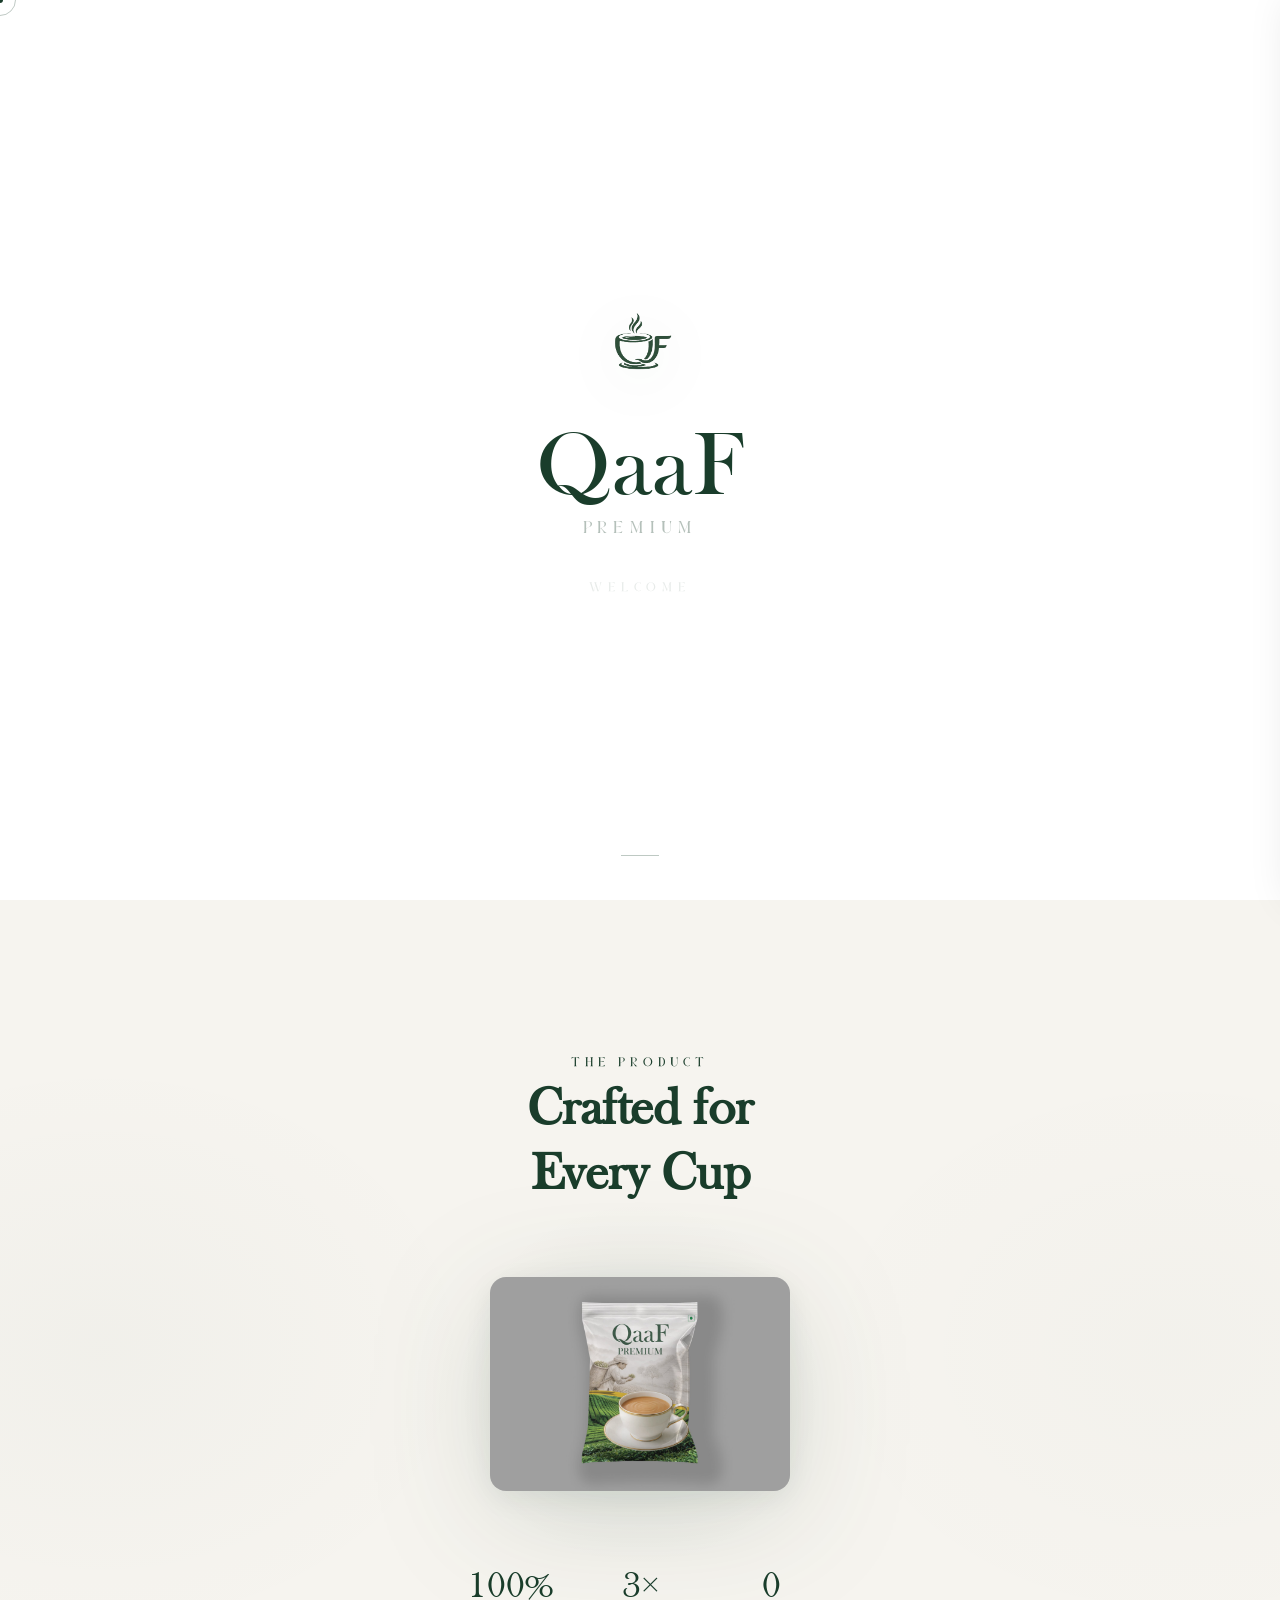
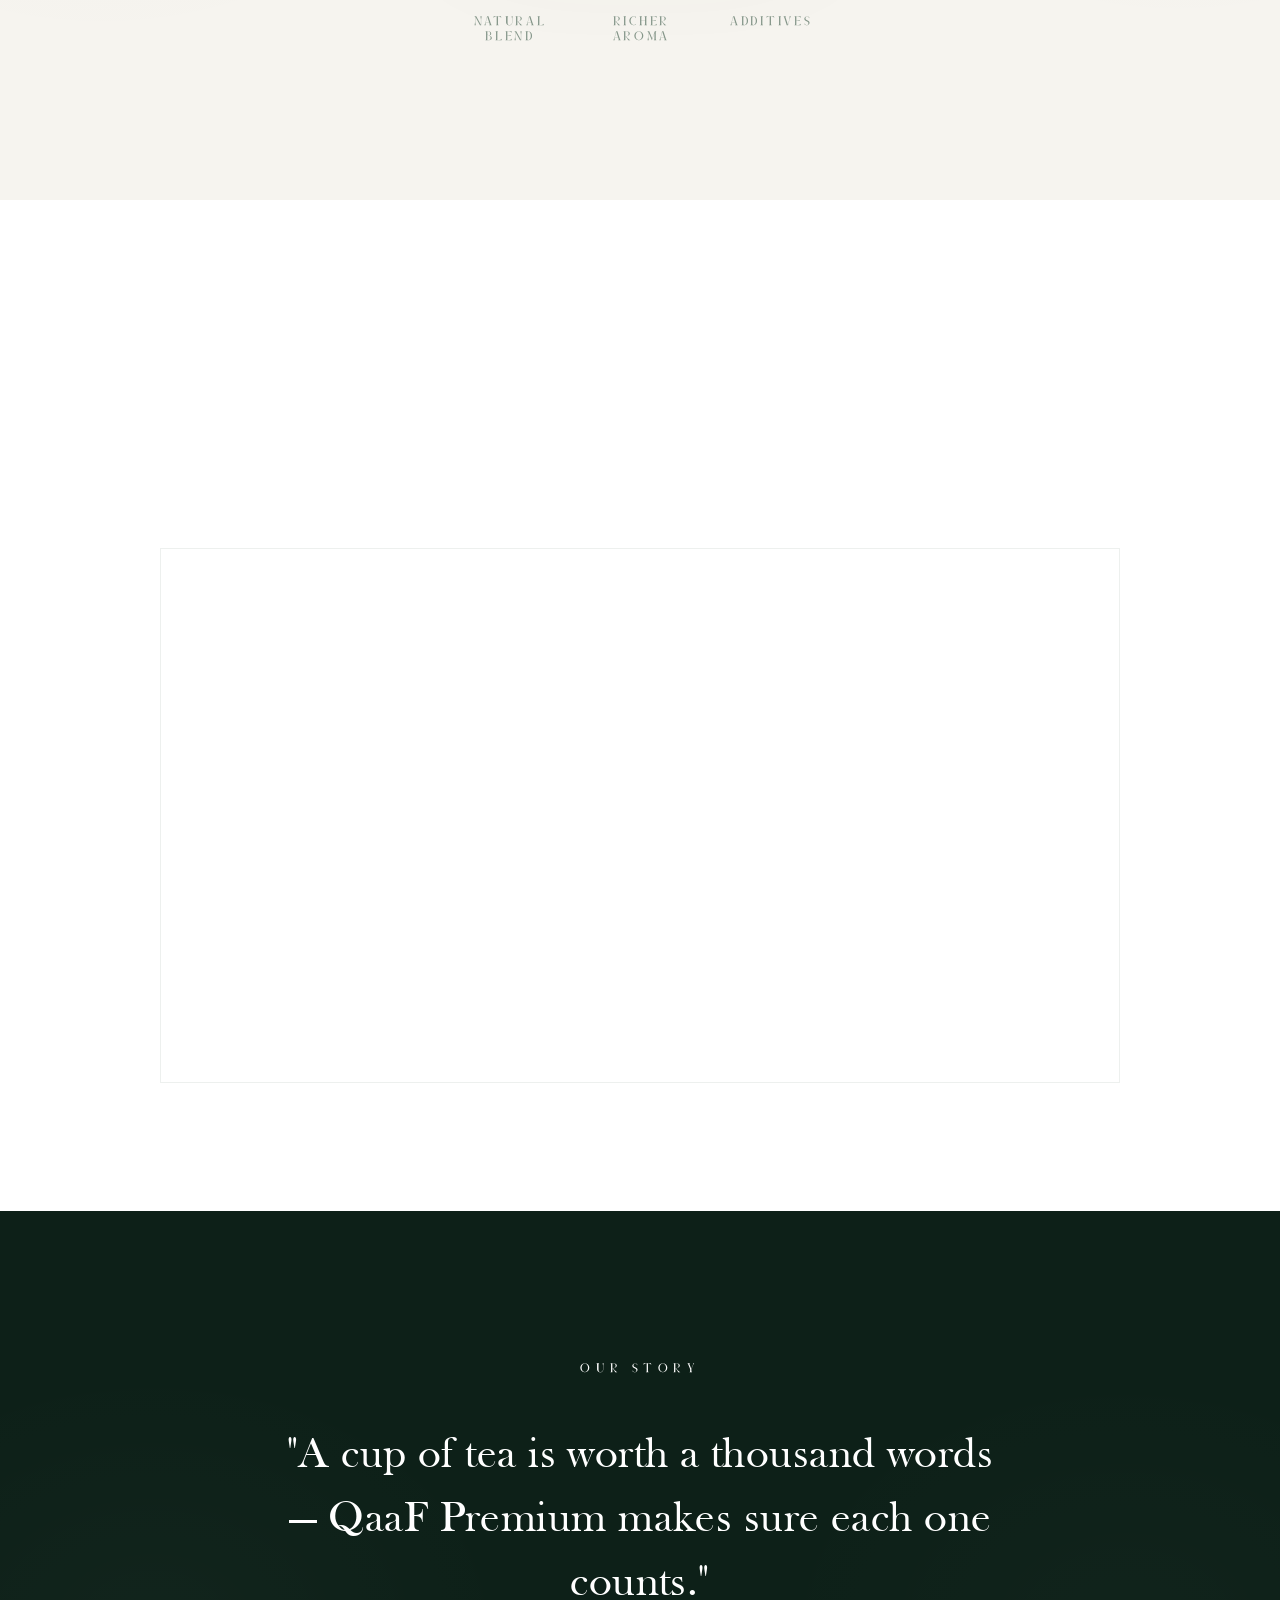
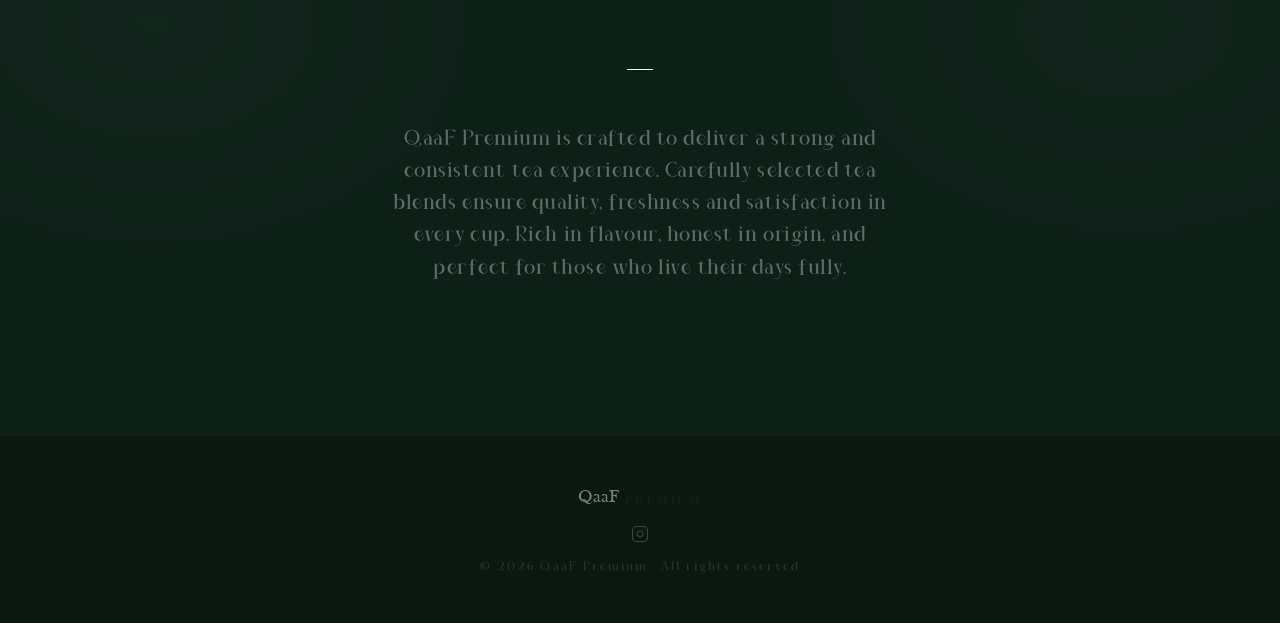
<file: index.html>
<!DOCTYPE html>
<html lang="en">
<head>
  <meta charset="UTF-8">
  <meta name="viewport" content="width=device-width, initial-scale=1.0, maximum-scale=1.0">
  <meta name="description" content="QaaF Premium offers high quality tea powder with strong flavor and fresh aroma. Discover premium products crafted for everyday excellence.">
  <meta name="theme-color" content="#ffffff">
  <title>QaaF Premium | High Quality Tea Powder & More</title>
  <link rel="icon" href="/favicon.png?v=3">
  <link rel="shortcut icon" href="/favicon.png?v=3">
  <link rel="apple-touch-icon" href="/favicon.png?v=3">
  <meta name="google-site-verification" content="rSDBYiKpQc1AKT9an_ZDKj8vrveZhp1eHQrcdml3CBg" />
  <!-- Fonts -->
  <style>
    @font-face {
      font-family: 'Bask';
      src: url('assets/Baskerville.ttf') format('truetype');
      font-display: block;
    }
    @font-face {
      font-family: 'Gian';
      src: url('assets/Gianiteh.otf') format('opentype');
      font-display: block;
    }
  </style>

  <!-- Stylesheet -->
  <link rel="stylesheet" href="styles.css">
</head>
<body>

  <!-- Cursor -->
  <div id="cDot"></div>
  <div id="cRing"></div>

  <!-- ══ INTRO OVERLAY ══ -->
  <div id="intro">
    <img class="il" id="il" src="assets/logo.png" alt="QaaF logo">
    <div class="ib" id="ib">
      <div class="ib-q">QaaF</div>
      <div class="ib-p">Premium</div>
    </div>
    <div class="iw" id="iw">Welcome</div>
    <div class="ibar"></div>
  </div>

  <!-- ══ MAIN PAGE ══ -->
  <div id="main">

    <!-- NAV -->
    <nav class="nav" id="nav">
      <a class="nbrand" href="#">
        <span class="nb-q">QaaF</span>
        <span class="nb-p">Premium</span>
      </a>
      <ul class="nlinks">
        <li><a href="#sp">Product</a></li>
        <li><a href="#sf">Features</a></li>
        <li><a href="#ss">Story</a></li>
      </ul>
      <button class="hm-btn" id="hmBtn" aria-label="Settings Menu">
        <svg viewBox="0 0 24 24" fill="none" stroke="currentColor" stroke-width="1.5" stroke-linecap="round"><line x1="4" y1="6" x2="20" y2="6"></line><line x1="4" y1="12" x2="20" y2="12"></line><line x1="4" y1="18" x2="20" y2="18"></line></svg>
      </button>
    </nav>

    <!-- ── SECTION 1 : HERO ── -->
    <section class="s-hero" id="sh">

      <div class="h-eye">Handpicked &middot; Pure &middot; Extraordinary</div>

      <!-- Letter-split heading -->
      <div class="h-word" id="hword" aria-label="QaaF">
        <span class="h-letter">Q</span>
        <span class="h-letter">a</span>
        <span class="h-letter">a</span>
        <span class="h-letter">F</span>
      </div>

      <div class="h-sub">Premium Tea Powder</div>
      <p class="h-desc">
        Where every leaf is chosen for its strength, aroma and soul —
        crafted for those who demand more from their cup.
      </p>

      <div class="h-scr">
        <div class="h-scrl"></div>
        <span class="h-scrt">Scroll</span>
      </div>

    </section>

    <!-- ── SECTION 2 : PRODUCT ── -->
    <section class="s-prod" id="sp">

      <div class="sec-eye rv">The Product</div>
      <h2 class="sec-ttl rv" style="transition-delay: .10s">
        Crafted for<br>Every Cup
      </h2>

      <div class="pstage">
        <div class="pglow"></div>
        <a
          href="product.html"
          class="pclick rv"
          id="pclick"
          style="transition-delay: .18s; text-decoration: none; outline: none;"
          aria-label="Order QaaF Premium Tea Powder"
        >
          <img
            class="pimg"
            src="assets/product.jpg"
            alt="QaaF Premium Tea Powder pack"
          >
          <span class="phint">Tap to order &rarr;</span>
        </a>
      </div>

      <div class="pstats">
        <div class="ps rv" style="transition-delay: .26s">
          <div class="ps-n">100%</div>
          <div class="ps-l">Natural<br>Blend</div>
        </div>
        <div class="ps rv" style="transition-delay: .36s">
          <div class="ps-n">3&times;</div>
          <div class="ps-l">Richer<br>Aroma</div>
        </div>
        <div class="ps rv" style="transition-delay: .46s">
          <div class="ps-n">0</div>
          <div class="ps-l">Additives</div>
        </div>
      </div>

    </section>

    <!-- ── SECTION 3 : FEATURES ── -->
    <section class="s-feat" id="sf">
      <div class="s-feat-inner">

        <div class="s-feat-hd">
          <div class="sec-eye rv">Why QaaF</div>
          <h2 class="sec-ttl rv" style="transition-delay: .10s">
            The Difference<br>You Can Taste
          </h2>
        </div>

        <div class="fgrid">
          <div class="fcell rv">
            <div class="fc-n">01</div>
            <div class="fc-t">Strong Flavour</div>
            <p class="fc-d">A bold, full-bodied brew that hits with the right intensity — never flat, never watered down. Pure character in every sip.</p>
          </div>
          <div class="fcell rv" style="transition-delay: .10s">
            <div class="fc-n">02</div>
            <div class="fc-t">Fresh Aroma</div>
            <p class="fc-d">The moment you open the pack, the fragrance speaks. Garden-fresh leaves preserved at their peak aroma.</p>
          </div>
          <div class="fcell rv" style="transition-delay: .18s">
            <div class="fc-n">03</div>
            <div class="fc-t">Consistent Taste</div>
            <p class="fc-d">Cup after cup, the same quality. No surprises — just reliable, premium taste that your mornings deserve.</p>
          </div>
          <div class="fcell rv" style="transition-delay: .26s">
            <div class="fc-n">04</div>
            <div class="fc-t">Daily Companion</div>
            <p class="fc-d">Designed for the everyday tea lover. Affordable premium that makes each day start right — for the whole family.</p>
          </div>
        </div>

      </div>
    </section>

    <!-- ── SECTION 4 : STORY ── -->
    <section class="s-story" id="ss">
      <div class="st-eye rv">Our Story</div>
      <blockquote class="st-q rv" style="transition-delay: .12s">
        "A cup of tea is worth a thousand words —
        QaaF Premium makes sure each one counts."
      </blockquote>
      <div class="st-rule rv" style="transition-delay: .24s"></div>
      <p class="st-body rv" style="transition-delay: .34s">
        QaaF Premium is crafted to deliver a strong and consistent tea experience.
        Carefully selected tea blends ensure quality, freshness and satisfaction in every cup.
        Rich in flavour, honest in origin, and perfect for those who live their days fully.
      </p>
    </section>

    <!-- FOOTER -->
    <footer class="footer">
      <div class="nbrand">
        <span class="nb-q">QaaF</span>
        <span class="nb-p">Premium</span>
      </div>
      <a class="f-ig" href="https://www.instagram.com/qaaf__premium?igsh=MTk1b2llcnppeDg1dQ==" target="_blank" rel="noopener noreferrer" aria-label="Visit our Instagram">
        <svg viewBox="0 0 24 24" fill="none" stroke="currentColor" stroke-width="1.5" stroke-linecap="round" stroke-linejoin="round">
          <rect x="2" y="2" width="20" height="20" rx="5" ry="5"></rect>
          <path d="M16 11.37A4 4 0 1 1 12.63 8 4 4 0 0 1 16 11.37z"></path>
          <line x1="17.5" y1="6.5" x2="17.51" y2="6.5"></line>
        </svg>
      </a>
      <div class="footer-note">&copy; 2026 QaaF Premium &middot; All rights reserved</div>
    </footer>

  </div><!-- /main -->

  <!-- ══ SIDE PANEL ══ -->
  <div class="side-panel-overlay" id="spOverlay"></div>
  <aside class="side-panel" id="sidePanel">
    <div class="sp-head">
      <span class="sp-title">Settings</span>
      <button class="sp-close" id="spClose" aria-label="Close Settings">&times;</button>
    </div>
    <div class="sp-body">
      <div class="sp-setting">
        <span>Day / Night Mode</span>
        <label class="theme-switch">
          <input type="checkbox" id="themeToggle">
          <span class="slider round"></span>
        </label>
      </div>
    </div>
  </aside>

  <script src="script.js"></script>
</body>
</html>
</file>
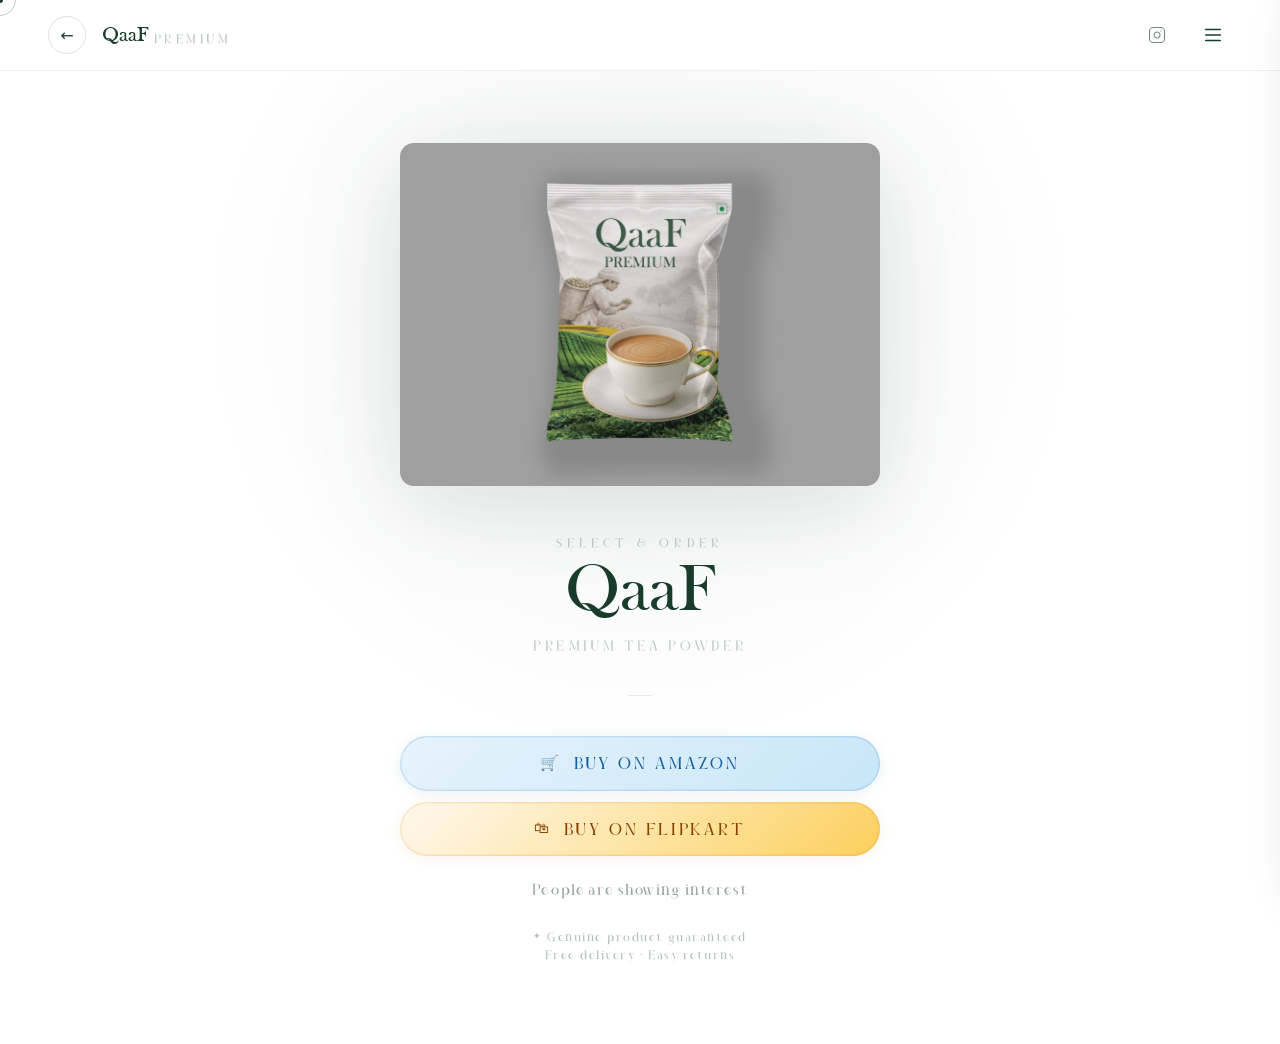
<file: product.html>
<!DOCTYPE html>
<html lang="en">
<head>
  <meta charset="UTF-8">
  <meta name="viewport" content="width=device-width, initial-scale=1.0, maximum-scale=1.0">
  <meta name="description" content="Buy QaaF Premium Tea Powder — Available on Amazon and Flipkart.">
  <meta name="theme-color" content="#ffffff">
  <title>Buy QaaF Premium</title>

  <!-- Fonts -->
  <style>
    @font-face {
      font-family: 'Bask';
      src: url('assets/Baskerville.ttf') format('truetype');
      font-display: block;
    }
    @font-face {
      font-family: 'Gian';
      src: url('assets/Gianiteh.otf') format('opentype');
      font-display: block;
    }
  </style>

  <!-- Stylesheet -->
  <link rel="stylesheet" href="styles.css">
  <link rel="icon" href="/favicon.png?v=3">
  <link rel="shortcut icon" href="/favicon.png?v=3">
  <link rel="apple-touch-icon" href="/favicon.png?v=3">
</head>
<body>

  <!-- Cursor -->
  <div id="cDot"></div>
  <div id="cRing"></div>

  <!-- ══ BUY PAGE ══ -->
  <div class="buy-page">

    <!-- NAV -->
    <div class="bnav">
      <a class="bback" href="index.html" aria-label="Back to home">&#8592;</a>
      <div class="nbrand">
        <span class="nb-q">QaaF</span>
        <span class="nb-p">Premium</span>
      </div>
      <div class="bnav-actions" style="margin-left: auto; display: flex; align-items: center; gap: 16px;">
        <a class="f-ig" href="https://www.instagram.com/qaaf__premium?igsh=MTk1b2llcnppeDg1dQ==" target="_blank" rel="noopener noreferrer" aria-label="Visit our Instagram" style="color: var(--g); opacity: 0.6;">
          <svg viewBox="0 0 24 24" fill="none" stroke="currentColor" stroke-width="1.5" stroke-linecap="round" stroke-linejoin="round">
            <rect x="2" y="2" width="20" height="20" rx="5" ry="5"></rect>
            <path d="M16 11.37A4 4 0 1 1 12.63 8 4 4 0 0 1 16 11.37z"></path>
            <line x1="17.5" y1="6.5" x2="17.51" y2="6.5"></line>
          </svg>
        </a>
        <button class="hm-btn" id="hmBtn" aria-label="Settings Menu">
          <svg viewBox="0 0 24 24" fill="none" stroke="currentColor" stroke-width="1.5" stroke-linecap="round"><line x1="4" y1="6" x2="20" y2="6"></line><line x1="4" y1="12" x2="20" y2="12"></line><line x1="4" y1="18" x2="20" y2="18"></line></svg>
        </button>
      </div>
    </div>

    <!-- BODY -->
    <div class="bbody">

      <!-- 1. Product image -->
      <div class="bpwrap">
        <div class="bglow"></div>
        <img
          class="bpimg"
          src="assets/product.jpg"
          alt="QaaF Premium Tea Powder"
        >
      </div>

      <!-- 2 + 3. Info, size, buttons -->
      <div class="binfo">

        <div class="b-eye">Select &amp; Order</div>
        <div class="b-ttl">QaaF</div>
        <div class="b-sub">Premium Tea Powder</div>
        <div class="b-rule"></div>



        <!-- Store buttons -->
        <div class="sbtns">
          <a
            class="sbtn amz"
            href="https://www.amazon.in"
            target="_blank"
            rel="noopener noreferrer"
          >
            <span class="bico">&#128722;</span>Buy on Amazon
          </a>
          <a
            class="sbtn fkrt"
            href="https://www.flipkart.com"
            target="_blank"
            rel="noopener noreferrer"
          >
            <span class="bico">&#128717;</span>Buy on Flipkart
          </a>
        </div>

        <div class="social-proof">People are showing interest</div>

        <div class="bnote">
          &#10022; Genuine product guaranteed<br>
          Free delivery &middot; Easy returns
        </div>

      </div><!-- /binfo -->

    </div><!-- /bbody -->

  </div><!-- /buy-page -->

  <!-- ══ SIDE PANEL ══ -->
  <div class="side-panel-overlay" id="spOverlay"></div>
  <aside class="side-panel" id="sidePanel">
    <div class="sp-head">
      <span class="sp-title">Settings</span>
      <button class="sp-close" id="spClose" aria-label="Close Settings">&times;</button>
    </div>
    <div class="sp-body">
      <div class="sp-setting">
        <span>Day / Night Mode</span>
        <label class="theme-switch">
          <input type="checkbox" id="themeToggle">
          <span class="slider round"></span>
        </label>
      </div>
    </div>
  </aside>

  <script src="script.js"></script>
</body>
</html>
</file>
<file: styles.css>
/* ═══════════════════════════════════════════════════
   QaaF Premium — styles.css
   Fonts loaded via @font-face in index.html
═══════════════════════════════════════════════════ */

/* ─── TOKENS ─── */
:root {
  --g:    #1a3d2b;
  --g2:   #264f38;
  --g3:   #0d2018;
  --g4:   #0a1810;
  --off:  #f6f4ef;
  --lne:  rgba(26, 61, 43, .08);
  --lne2: rgba(26, 61, 43, .15);
  --dim:  rgba(26, 61, 43, .52);
  --dim2: rgba(26, 61, 43, .32);
  --ez:      cubic-bezier(.4, 0, .2, 1);
  --ezo:     cubic-bezier(0,  0, .2, 1);
  --spring:  cubic-bezier(.34, 1.46, .64, 1);
  --t1: 150ms;
  --t2: 300ms;
  --t3: 620ms;
}

/* ─── RESET ─── */
*, *::before, *::after { margin: 0; padding: 0; box-sizing: border-box; }
html { -webkit-text-size-adjust: 100%; text-size-adjust: 100%; scroll-behavior: smooth; overflow-x: hidden; width: 100%; }
body {
  font-family: 'Gian', Georgia, serif;
  background: #fff;
  color: var(--g);
  overflow-x: hidden; width: 100%; position: relative;
  -webkit-font-smoothing: antialiased;
}
img { display: block; max-width: 100%; }
button, a { -webkit-tap-highlight-color: transparent; touch-action: manipulation; }

/* ═══════════════════════════════════════════════════
   CUSTOM CURSOR  (fine pointer / desktop only)
═══════════════════════════════════════════════════ */
@media (pointer: fine) {
  body { cursor: none; }

  #cDot, #cRing {
    position: fixed; top: 0; left: 0;
    border-radius: 50%;
    pointer-events: none;
    z-index: 9999;
    transform: translate(-50%, -50%);
    will-change: transform;
  }
  #cDot  { width: 6px;  height: 6px;  background: var(--g); }
  #cRing {
    width: 32px; height: 32px;
    border: 1.5px solid rgba(26, 61, 43, .28);
    transition: width .22s var(--ez), height .22s var(--ez), border-color .22s;
  }
  .cb #cRing { width: 48px; height: 48px; border-color: var(--g); }
}

/* ═══════════════════════════════════════════════════
   INTRO OVERLAY
═══════════════════════════════════════════════════ */
#intro {
  position: fixed; inset: 0; z-index: 200;
  background: #fff;
  display: flex; flex-direction: column;
  align-items: center; justify-content: center;
  pointer-events: all;
}
#intro.out {
  opacity: 0;
  transition: opacity .5s var(--ez);
  pointer-events: none;
}

.il {
  width: min(140px, 34vw);
  opacity: 0; transform: scale(.84) translateY(12px);
  transition: opacity 1s var(--ez), transform 1s var(--ez);
  filter: drop-shadow(0 8px 28px rgba(26, 61, 43, .10));
}
.il.on { opacity: 1; transform: scale(1) translateY(0); }

.ib {
  margin-top: 24px; text-align: center;
  opacity: 0; transform: translateY(20px);
  transition: opacity .9s .5s var(--ez), transform .9s .5s var(--ez);
}
.ib.on { opacity: 1; transform: translateY(0); }

.ib-q {
  font-family: 'Bask', Georgia, serif;
  font-size: clamp(56px, 13vw, 92px);
  color: var(--g); letter-spacing: .015em; line-height: 1;
}
.ib-p {
  font-family: 'Gian', Georgia, serif;
  font-size: clamp(9px, 2vw, 12px);
  letter-spacing: .52em; text-transform: uppercase;
  color: var(--g); opacity: .32; margin-top: 4px;
}

.iw {
  margin-top: 48px;
  font-family: 'Gian', Georgia, serif;
  font-size: 9px; letter-spacing: .65em; text-transform: uppercase;
  color: var(--g); opacity: 0;
  transition: opacity .8s var(--ez);
}
.iw.on { opacity: .10; }

.ibar {
  position: absolute; bottom: 44px; left: 50%; transform: translateX(-50%);
  width: 38px; height: 1px; background: var(--lne); overflow: hidden;
}
.ibar::after {
  content: ''; display: block; width: 0; height: 100%;
  background: var(--g); opacity: .22;
  animation: iBar 4.5s .3s linear forwards;
}
@keyframes iBar { to { width: 100%; } }

/* ═══════════════════════════════════════════════════
   NAV
═══════════════════════════════════════════════════ */
.nav {
  position: fixed; top: 0; left: 0; right: 0; z-index: 100;
  padding: 20px 48px;
  display: flex; align-items: center; justify-content: space-between;
  transition: padding var(--t2) var(--ez), background var(--t2), box-shadow var(--t2);
}
.nav.stk {
  background: rgba(255, 255, 255, .94);
  backdrop-filter: blur(20px); -webkit-backdrop-filter: blur(20px);
  box-shadow: 0 1px 0 var(--lne);
  padding: 12px 48px;
}

.nbrand { display: flex; align-items: baseline; gap: 6px; text-decoration: none; }
.nb-q   { font-family: 'Bask', Georgia, serif; font-size: 21px; color: var(--g); }
.nb-p   {
  font-family: 'Gian', Georgia, serif;
  font-size: 9px; letter-spacing: .38em; text-transform: uppercase;
  color: var(--g); opacity: .30;
}

.nlinks { list-style: none; display: flex; gap: 28px; }
.nlinks a {
  font-family: 'Gian', Georgia, serif;
  font-size: 10px; letter-spacing: .22em; text-transform: uppercase;
  color: var(--g); text-decoration: none; opacity: .40;
  transition: opacity var(--t1);
}
.nlinks a:hover { opacity: 1; }

/* ═══════════════════════════════════════════════════
   SECTION SHARED
═══════════════════════════════════════════════════ */
.sec-eye {
  font-family: 'Gian', Georgia, serif;
  font-size: 9px; letter-spacing: .56em; text-transform: uppercase;
  color: var(--g); opacity: .26;
  margin-bottom: 12px; text-align: center;
}
.sec-ttl {
  font-family: 'Bask', Georgia, serif;
  font-size: clamp(28px, 5.5vw, 52px);
  color: var(--g); text-align: center;
  line-height: 1.25; margin-bottom: clamp(36px, 7vw, 68px);
  padding: 0 10px; word-break: break-word;
}

/* ═══════════════════════════════════════════════════
   HERO
═══════════════════════════════════════════════════ */
.s-hero {
  min-height: 100svh;
  display: flex; flex-direction: column;
  align-items: center; justify-content: center;
  padding: 80px 24px 72px;
  position: relative; overflow: hidden;
}
.s-hero::before, .s-hero::after {
  content: ''; position: absolute; border-radius: 50%; pointer-events: none;
  background: radial-gradient(circle, rgba(26, 61, 43, .028) 0%, transparent 70%);
}
.s-hero::before { width: 600px; height: 600px; top: -150px; right: -160px; }
.s-hero::after  { width: 440px; height: 440px; bottom: -100px; left: -120px; }

.h-eye {
  font-family: 'Gian', Georgia, serif;
  font-size: clamp(8px, 2vw, 9px); letter-spacing: .58em; text-transform: uppercase;
  color: var(--g); opacity: .26;
  margin-bottom: clamp(16px, 3vw, 28px); text-align: center;
  animation: upIn .75s .1s both;
}

/* Letter-split heading */
.h-word {
  display: flex; align-items: center; justify-content: center;
  animation: upIn .95s .28s both;
  user-select: none; cursor: default;
}
.h-letter {
  font-family: 'Bask', Georgia, serif;
  font-size: clamp(96px, 19vw, 200px);
  color: var(--g); line-height: .98; letter-spacing: -.01em;
  display: inline-block;
  will-change: transform;
  transition: transform .5s cubic-bezier(.23, 1, .32, 1);
  margin: 0 -.01em;
}
.h-letter.lift {
  transform: translateY(-10px) scale(1.04);
}
@media (pointer: fine) {
  .h-letter:hover {
    transform: translateY(-8px) scale(1.03);
    transition: transform .35s var(--spring);
  }
}

.h-sub {
  font-family: 'Gian', Georgia, serif;
  font-size: clamp(9px, 1.8vw, 13px);
  letter-spacing: .50em; text-transform: uppercase;
  color: var(--g); opacity: .30;
  margin-top: clamp(14px, 2.5vw, 22px); text-align: center;
  animation: upIn .8s .44s both;
}
.h-desc {
  font-family: 'Gian', Georgia, serif;
  font-size: clamp(13px, 1.7vw, 15px);
  line-height: 2.05; color: var(--dim); text-align: center;
  max-width: 380px;
  margin: clamp(20px, 3.5vw, 32px) auto 0;
  animation: upIn .8s .58s both;
}

.h-scr {
  position: absolute; bottom: 28px; left: 50%; transform: translateX(-50%);
  display: flex; flex-direction: column; align-items: center; gap: 7px;
  animation: fadeIn 1s 1.7s both;
}
.h-scrl {
  width: 1px; height: 38px;
  background: linear-gradient(to bottom, rgba(26, 61, 43, .20), transparent);
  animation: scrP 2.2s ease-in-out infinite;
}
@keyframes scrP {
  0%, 100% { transform: scaleY(1); opacity: .5; }
  50%       { transform: scaleY(.55); opacity: .9; }
}
.h-scrt {
  font-family: 'Gian', Georgia, serif; font-size: 8px;
  letter-spacing: .40em; text-transform: uppercase;
  color: var(--g); opacity: .20;
}

/* ═══════════════════════════════════════════════════
   PRODUCT SECTION
═══════════════════════════════════════════════════ */
.s-prod {
  min-height: 100svh;
  display: flex; flex-direction: column;
  align-items: center; justify-content: center;
  background: var(--off);
  padding: clamp(72px, 10vw, 112px) 24px clamp(80px, 10vw, 112px);
  position: relative; overflow: hidden;
}
.s-prod::before {
  content: ''; position: absolute; inset: 0; pointer-events: none;
  background:
    radial-gradient(ellipse 50% 55% at 8%  50%, rgba(26, 61, 43, .022) 0%, transparent 60%),
    radial-gradient(ellipse 50% 55% at 92% 50%, rgba(26, 61, 43, .016) 0%, transparent 60%);
}

.pstage {
  position: relative;
  display: flex; align-items: center; justify-content: center;
  width: 100%;
}
.pglow {
  position: absolute;
  width: min(400px, 78vw); height: min(400px, 78vw);
  background: radial-gradient(circle, rgba(26, 61, 43, .06) 0%, transparent 65%);
  border-radius: 50%;
  animation: gP 5.5s ease-in-out infinite;
  pointer-events: none;
}
@keyframes gP { 0%, 100% { transform: scale(1); } 55% { transform: scale(1.07); } }

.pclick {
  position: relative; z-index: 2;
  display: flex; align-items: center; justify-content: center;
  cursor: pointer; border: none; background: none; padding: 0;
  border-radius: 18px; overflow: visible;
}
.pclick:focus-visible { outline: 2px solid var(--g); outline-offset: 8px; }

.pimg {
  width: min(300px, 68vw); max-width: 100%; height: auto; object-fit: contain;
  filter:
    drop-shadow(0 24px 60px rgba(26, 61, 43, .14))
    drop-shadow(0 6px 14px rgba(26, 61, 43, .07));
  border-radius: 16px;
  animation: flt 5.8s ease-in-out infinite;
  transition: filter var(--t2) var(--ez);
  pointer-events: none; user-select: none; -webkit-user-drag: none;
  margin: 0 auto; display: block;
}
.pclick:hover .pimg {
  filter:
    drop-shadow(0 36px 80px rgba(26, 61, 43, .20))
    drop-shadow(0 10px 20px rgba(26, 61, 43, .09));
}
.pclick.press .pimg {
  animation: none !important;
  transform: scale(.93) !important;
  transition: transform .13s var(--ez) !important;
}
.pclick::after {
  content: ''; position: absolute; inset: -10px; border-radius: 22px;
  border: 1.5px solid transparent;
  transition: border-color var(--t2) var(--ez);
}
.pclick:hover::after { border-color: rgba(26, 61, 43, .10); }

.phint {
  position: absolute; bottom: -42px; left: 0; right: 0;
  text-align: center;
  font-family: 'Gian', Georgia, serif;
  font-size: 9px; letter-spacing: .36em; text-transform: uppercase;
  color: var(--g); opacity: 0;
  transition: opacity var(--t2) var(--ez); pointer-events: none;
}
.pclick:hover .phint { opacity: .24; }

@keyframes flt {
  0%, 100% { transform: translateY(0) rotate(0); }
  38%       { transform: translateY(-10px) rotate(.22deg); }
  70%       { transform: translateY(-4px)  rotate(-.10deg); }
}

.pstats {
  display: flex; gap: clamp(28px, 7vw, 60px);
  margin-top: clamp(52px, 8vw, 78px);
  flex-wrap: wrap; justify-content: center; width: 100%;
}
.ps        { text-align: center; }
.ps-n      { font-family: 'Bask', Georgia, serif; font-size: clamp(30px, 6vw, 38px); color: var(--g); line-height: 1; }
.ps-l      { font-family: 'Gian', Georgia, serif; font-size: clamp(8px, 1.8vw, 9px); letter-spacing: .30em; text-transform: uppercase; color: var(--dim); margin-top: 7px; line-height: 1.6; }

/* ═══════════════════════════════════════════════════
   FEATURES
═══════════════════════════════════════════════════ */
.s-feat       { padding: clamp(80px, 10vw, 132px) clamp(20px, 5vw, 52px); background: #fff; }
.s-feat-inner { max-width: 960px; margin: 0 auto; }
.s-feat-hd    { text-align: center; margin-bottom: clamp(44px, 7vw, 64px); }

.fgrid {
  display: grid; grid-template-columns: repeat(2, 1fr);
  gap: 2px; border: 1px solid var(--lne);
}
.fcell {
  padding: clamp(36px, 5vw, 56px) clamp(24px, 4vw, 48px);
  background: #fff; position: relative; overflow: hidden;
}
.fcell::before {
  content: ''; position: absolute; top: 0; left: 0;
  width: 100%; height: 0; background: var(--off);
  transition: height var(--t2) var(--ezo); z-index: 0;
}
.fcell:hover::before { height: 100%; }
.fcell > * { position: relative; z-index: 1; }

.fc-n { font-family: 'Gian', Georgia, serif; font-size: 10px; letter-spacing: .14em; color: var(--g); opacity: .18; margin-bottom: 18px; }
.fc-t { font-family: 'Bask', Georgia, serif; font-size: clamp(20px, 3vw, 28px); color: var(--g); line-height: 1.2; margin-bottom: 12px; }
.fc-d { font-family: 'Gian', Georgia, serif; font-size: clamp(12px, 1.6vw, 13px); line-height: 2; color: var(--dim); letter-spacing: .02em; }

/* ═══════════════════════════════════════════════════
   STORY
═══════════════════════════════════════════════════ */
.s-story {
  padding: clamp(100px, 12vw, 152px) clamp(24px, 5vw, 48px);
  background: var(--g3);
  text-align: center; position: relative; overflow: hidden;
}
.s-story::before {
  content: ''; position: absolute; inset: 0; pointer-events: none;
  background:
    radial-gradient(ellipse 50% 55% at 12% 50%, rgba(255, 255, 255, .020) 0%, transparent 58%),
    radial-gradient(ellipse 50% 55% at 88% 50%, rgba(255, 255, 255, .014) 0%, transparent 58%);
}
.st-eye  { font-family: 'Gian', Georgia, serif; font-size: 9px; letter-spacing: .62em; text-transform: uppercase; color: #fff; opacity: .15; margin-bottom: clamp(36px, 6vw, 52px); }
.st-q    { font-family: 'Bask', Georgia, serif; font-size: clamp(24px, 4.5vw, 44px); color: #fff; line-height: 1.45; max-width: 740px; margin: 0 auto; letter-spacing: .01em; }
.st-rule { width: 26px; height: 1px; background: #fff; opacity: .10; margin: clamp(36px, 6vw, 52px) auto; }
.st-body { font-family: 'Gian', Georgia, serif; font-size: clamp(13px, 1.7vw, 15px); line-height: 2.15; color: rgba(255, 255, 255, .34); max-width: 500px; margin: 0 auto; letter-spacing: .035em; }

/* ═══════════════════════════════════════════════════
   FOOTER
═══════════════════════════════════════════════════ */
.footer {
  background: var(--g4);
  padding: clamp(32px, 5vw, 52px) clamp(24px, 5vw, 52px);
  display: flex; flex-direction: column; align-items: center; justify-content: center;
  text-align: center; gap: 18px;
  border-top: 1px solid rgba(255, 255, 255, .04);
}
.footer .nb-q  { color: rgba(255, 255, 255, .45); font-size: 18px; }
.footer .nb-p  { color: rgba(255, 255, 255, .16); }

.f-ig {
  color: rgba(255, 255, 255, .20);
  display: flex; align-items: center; justify-content: center;
  transition: color var(--t1) var(--ez), transform var(--t1) var(--ez);
}
.f-ig svg { width: 18px; height: 18px; }
.f-ig:hover { color: rgba(255, 255, 255, .6); transform: translateY(-2px); }

.footer-note   { font-family: 'Gian', Georgia, serif; font-size: 9px; letter-spacing: .22em; color: rgba(255, 255, 255, .13); }

/* ═══════════════════════════════════════════════════
   BUY PAGE  (product.html)
═══════════════════════════════════════════════════ */
.buy-page { min-height: 100vh; background: #fff; }

.bnav {
  padding: 16px clamp(20px, 5vw, 48px);
  display: flex; align-items: center; gap: 16px;
  border-bottom: 1px solid var(--lne);
  position: sticky; top: 0; z-index: 100;
  background: rgba(255, 255, 255, .95);
  backdrop-filter: blur(20px); -webkit-backdrop-filter: blur(20px);
}
.bback {
  width: 38px; height: 38px; border-radius: 50%; flex-shrink: 0;
  border: 1.5px solid var(--lne2); background: transparent;
  cursor: pointer; display: flex; align-items: center; justify-content: center;
  color: var(--g); font-size: 16px; font-family: system-ui, sans-serif;
  transition: background var(--t1), border-color var(--t1), transform var(--t1);
  text-decoration: none;
}
.bback:hover  { background: var(--g); color: #fff; border-color: var(--g); }
.bback:active { transform: scale(.90); }

.bbody {
  display: flex; flex-direction: column;
  align-items: center;
  width: 100%; max-width: 560px;
  margin: 0 auto;
  padding: clamp(40px, 7vw, 72px) clamp(20px, 5vw, 40px) clamp(60px, 8vw, 80px);
}

.bpwrap {
  position: relative;
  display: flex; align-items: center; justify-content: center;
  width: 100%;
  margin-bottom: clamp(36px, 6vw, 52px);
}
.bglow {
  position: absolute;
  width: min(960px, 95vw); height: min(960px, 95vw);
  border-radius: 50%;
  background: radial-gradient(circle, rgba(26, 61, 43, .058) 0%, transparent 65%);
  pointer-events: none;
}
.bpimg {
  width: min(720px, 90vw); max-width: 100%; height: auto; object-fit: contain;
  filter: drop-shadow(0 18px 48px rgba(26, 61, 43, .14));
  border-radius: 14px;
  animation: flt 5.8s ease-in-out infinite;
  position: relative; z-index: 2;
  display: block; margin: 0 auto;
}

.binfo { width: 100%; text-align: center; }

.b-eye  { font-family: 'Gian', Georgia, serif; font-size: 9px; letter-spacing: .55em; text-transform: uppercase; color: var(--g); opacity: .26; margin-bottom: 10px; }
.b-ttl  { font-family: 'Bask', Georgia, serif; font-size: clamp(38px, 10vw, 68px); color: var(--g); line-height: 1.05; margin-bottom: 8px; word-wrap: break-word; overflow-wrap: break-word; }
.b-sub  { font-family: 'Gian', Georgia, serif; font-size: 10px; letter-spacing: .34em; text-transform: uppercase; color: var(--g); opacity: .26; margin-bottom: clamp(28px, 5vw, 40px); line-height: 1.8; }
.b-rule { width: 24px; height: 1px; background: var(--g); opacity: .10; margin: 0 auto clamp(28px, 5vw, 40px); }

.sz-lbl {
  font-family: 'Gian', Georgia, serif; font-size: 9px; letter-spacing: .44em; text-transform: uppercase;
  color: var(--g); opacity: .26; margin-bottom: 14px; text-align: center;
}
.sz-pills {
  display: flex; gap: 10px; flex-wrap: wrap;
  justify-content: center;
  margin-bottom: clamp(28px, 5vw, 40px);
}
.szp {
  font-family: 'Gian', Georgia, serif; font-size: 12px; letter-spacing: .09em;
  padding: 13px 28px; border-radius: 50px; min-width: 80px;
  border: 1.5px solid var(--lne2); background: transparent; color: var(--g);
  cursor: pointer;
  transition: background var(--t1) var(--ez), border-color var(--t1) var(--ez), box-shadow var(--t1), transform var(--t1);
}
.szp:hover  { border-color: var(--g); background: rgba(26, 61, 43, .04); transform: translateY(-1px); }
.szp:active { transform: scale(.94); }
.szp.on {
  background: var(--g); color: #fff; border-color: var(--g);
  box-shadow: 0 4px 18px rgba(26, 61, 43, .20);
}

.sbtns { display: flex; flex-direction: column; gap: 11px; width: 100%; margin-bottom: clamp(20px, 4vw, 28px); position: relative; z-index: 10; }

.sbtn {
  display: flex; align-items: center; justify-content: center; gap: 12px;
  font-family: 'Gian', Georgia, serif;
  font-size: clamp(10px, 2.5vw, 12px); letter-spacing: .24em; text-transform: uppercase;
  padding: clamp(16px, 3vw, 18px) clamp(24px, 4vw, 32px);
  border-radius: 50px; border: none; cursor: pointer; text-decoration: none;
  transition: transform var(--t1) var(--ez), box-shadow var(--t1) var(--ez), filter var(--t1);
  width: 100%; position: relative; z-index: 10;
}
.sbtn:active { transform: scale(.96) !important; }

.amz {
  background: linear-gradient(138deg, #e6f3fc 0%, #c8e6f8 100%);
  color: #1560a0;
  box-shadow: 0 2px 14px rgba(21, 96, 160, .09), inset 0 0 0 1.5px rgba(21, 96, 160, .13);
}
.amz:hover {
  transform: translateY(-2px);
  box-shadow: 0 6px 24px rgba(21, 96, 160, .16), inset 0 0 0 1.5px rgba(21, 96, 160, .20);
}

.fkrt {
  background: linear-gradient(138deg, #fff8ee 0%, #fde3a0 55%, #fccf5c 100%);
  color: #874100;
  box-shadow: 0 2px 14px rgba(200, 110, 0, .08), inset 0 0 0 1.5px rgba(200, 110, 0, .14);
}
.fkrt:hover {
  transform: translateY(-2px);
  box-shadow: 0 6px 24px rgba(200, 110, 0, .15), inset 0 0 0 1.5px rgba(200, 110, 0, .22);
}

.bico  { font-size: 15px; flex-shrink: 0; }

.social-proof {
  font-family: 'Gian', Georgia, serif;
  font-size: clamp(10px, 2.2vw, 11px); letter-spacing: .08em;
  color: var(--g);
  text-align: center;
  margin-bottom: clamp(24px, 4vw, 32px);
  animation: proofFade 1.6s .6s both;
}
@keyframes proofFade {
  from { opacity: 0; transform: translateY(8px); }
  to   { opacity: .45; transform: translateY(0); }
}

.bnote { font-family: 'Gian', Georgia, serif; font-size: 9px; letter-spacing: .17em; color: var(--dim2); line-height: 2; text-align: center; }

/* ═══════════════════════════════════════════════════
   SCROLL REVEAL
═══════════════════════════════════════════════════ */
.rv { opacity: 0; transform: translateY(26px); transition: opacity var(--t3) var(--ezo), transform var(--t3) var(--ezo); }
.rv.on { opacity: 1; transform: translateY(0); }

/* ═══════════════════════════════════════════════════
   SETTINGS MENU & SIDE PANEL
═══════════════════════════════════════════════════ */
.hm-btn {
  background: none; border: none; cursor: pointer;
  color: var(--g); padding: 8px; border-radius: 50%;
  display: flex; align-items: center; justify-content: center;
  transition: background var(--t1), transform var(--t1);
  margin-left: 12px;
}
.hm-btn svg { width: 22px; height: 22px; }
.hm-btn:hover { background: var(--lne); transform: scale(1.05); }

.side-panel-overlay {
  position: fixed; inset: 0; background: rgba(0,0,0,0.4);
  z-index: 999; opacity: 0; pointer-events: none;
  transition: opacity 0.3s var(--ez);
  backdrop-filter: blur(2px); -webkit-backdrop-filter: blur(2px);
}
.side-panel-overlay.show { opacity: 1; pointer-events: auto; }

.side-panel {
  position: fixed; top: 0; right: -320px; bottom: 0;
  width: 300px; max-width: 85vw;
  background: var(--off);
  z-index: 1000;
  box-shadow: -10px 0 40px rgba(0,0,0,0.1);
  transition: right 0.4s var(--spring);
  display: flex; flex-direction: column;
}
.side-panel.open { right: 0; }

.sp-head {
  display: flex; justify-content: space-between; align-items: center;
  padding: 24px 28px; border-bottom: 1px solid var(--lne);
}
.sp-title { font-family: 'Bask', Georgia, serif; font-size: 24px; color: var(--g); }
.sp-close {
  background: none; border: none; font-size: 28px; color: var(--g);
  cursor: pointer; line-height: 1; padding: 0 4px;
  transition: transform var(--t1);
}
.sp-close:hover { transform: scale(1.1); }

.sp-body { padding: 28px; display: flex; flex-direction: column; gap: 24px; }
.sp-setting {
  display: flex; justify-content: space-between; align-items: center;
  font-family: 'Gian', Georgia, serif; font-size: 11px; letter-spacing: 0.1em;
  color: var(--g); text-transform: uppercase;
}

/* Toggle Switch */
.theme-switch { position: relative; display: inline-block; width: 44px; height: 24px; }
.theme-switch input { opacity: 0; width: 0; height: 0; }
.slider {
  position: absolute; cursor: pointer; top: 0; left: 0; right: 0; bottom: 0;
  background-color: var(--lne2); transition: .4s;
}
.slider::before {
  position: absolute; content: ""; height: 18px; width: 18px; left: 3px; bottom: 3px;
  background-color: #fff; transition: .4s;
}
input:checked + .slider { background-color: #264f38; }
input:checked + .slider::before { transform: translateX(20px); }
.slider.round { border-radius: 34px; }
.slider.round::before { border-radius: 50%; }

/* ═══════════════════════════════════════════════════
   DARK MODE
═══════════════════════════════════════════════════ */
[data-theme="dark"] {
  --g: #f6f4ef;
  --g2: #e0ddd3;
  --g3: #132e20;
  --g4: #0a1810;
  --off: #0e2217;
  --lne: rgba(246, 244, 239, 0.12);
  --lne2: rgba(246, 244, 239, 0.22);
  --dim: rgba(246, 244, 239, 0.65);
  --dim2: rgba(246, 244, 239, 0.45);
}
[data-theme="dark"] body { background: #0a1810; }
[data-theme="dark"] .fcell { background: #0a1810; }
[data-theme="dark"] .s-feat { background: #0a1810; }
[data-theme="dark"] .buy-page { background: #0a1810; }
[data-theme="dark"] #intro { background: #0a1810; }
[data-theme="dark"] .nav.stk { background: rgba(10, 24, 16, 0.94); }
[data-theme="dark"] .bnav { background: rgba(10, 24, 16, 0.95); }
[data-theme="dark"] .szp.on { color: #0a1810; }

/* ═══════════════════════════════════════════════════
   KEYFRAMES
═══════════════════════════════════════════════════ */
@keyframes upIn  { from { opacity: 0; transform: translateY(26px); } to { opacity: 1; transform: translateY(0); } }
@keyframes fadeIn{ from { opacity: 0; } to { opacity: 1; } }

/* ═══════════════════════════════════════════════════
   RESPONSIVE
═══════════════════════════════════════════════════ */
@media (max-width: 900px) {
  .nav { padding: 16px 28px; }
  .nav.stk { padding: 11px 28px; }
  .nlinks { gap: 20px; }
  .fgrid { grid-template-columns: 1fr; max-width: 600px; margin: 0 auto; }
  .s-prod { padding: 80px 32px; }
  .s-feat { padding: 80px 32px; }
  .s-story { padding: 100px 32px; }
}

@media (max-width: 640px) {
  .nav { padding: 14px 20px; }
  .nav.stk { padding: 10px 20px; }
  .nlinks { display: none; }

  .s-hero { padding: 0 20px 56px; min-height: 100svh; }
  .h-letter { font-size: clamp(64px, 20vw, 120px); }

  .s-prod  { padding: 56px 20px; }
  .s-feat  { padding: 56px 16px; }
  .fgrid   { border: none; gap: 8px; max-width: 100%; }
  .fcell   { padding: 32px 20px; border: 1px solid var(--lne); border-radius: 12px; }
  .fcell:last-child { border-bottom: 1px solid var(--lne); }

  .s-story { padding: 64px 20px; }
  .footer  { padding: 40px 20px; gap: 24px; }
  
  .sbtn { min-height: 56px; width: 100%; font-size: 11px; }

  .bnav  { padding: 12px 16px; }
  .bbody { padding: 24px 16px 60px; }
  .bpwrap { margin-bottom: 32px; }
  .bpimg { width: min(600px, 90vw); }
  .bglow { width: min(780px, 95vw); height: min(780px, 95vw); }
  .sz-pills { gap: 10px; }
  .szp { padding: 16px 24px; min-width: 76px; border-radius: 12px; }
}

@media (max-width: 380px) {
  .h-letter { font-size: clamp(56px, 18vw, 80px); }
  .sbtn { font-size: 10px; padding: 16px 14px; }
  .b-ttl { font-size: clamp(32px, 10vw, 40px); }
}

@media (max-height: 500px) and (orientation: landscape) {
  .s-hero { min-height: auto; padding: 100px 32px 60px; }
  .h-letter { font-size: clamp(60px, 14vw, 90px); }
}
</file>
